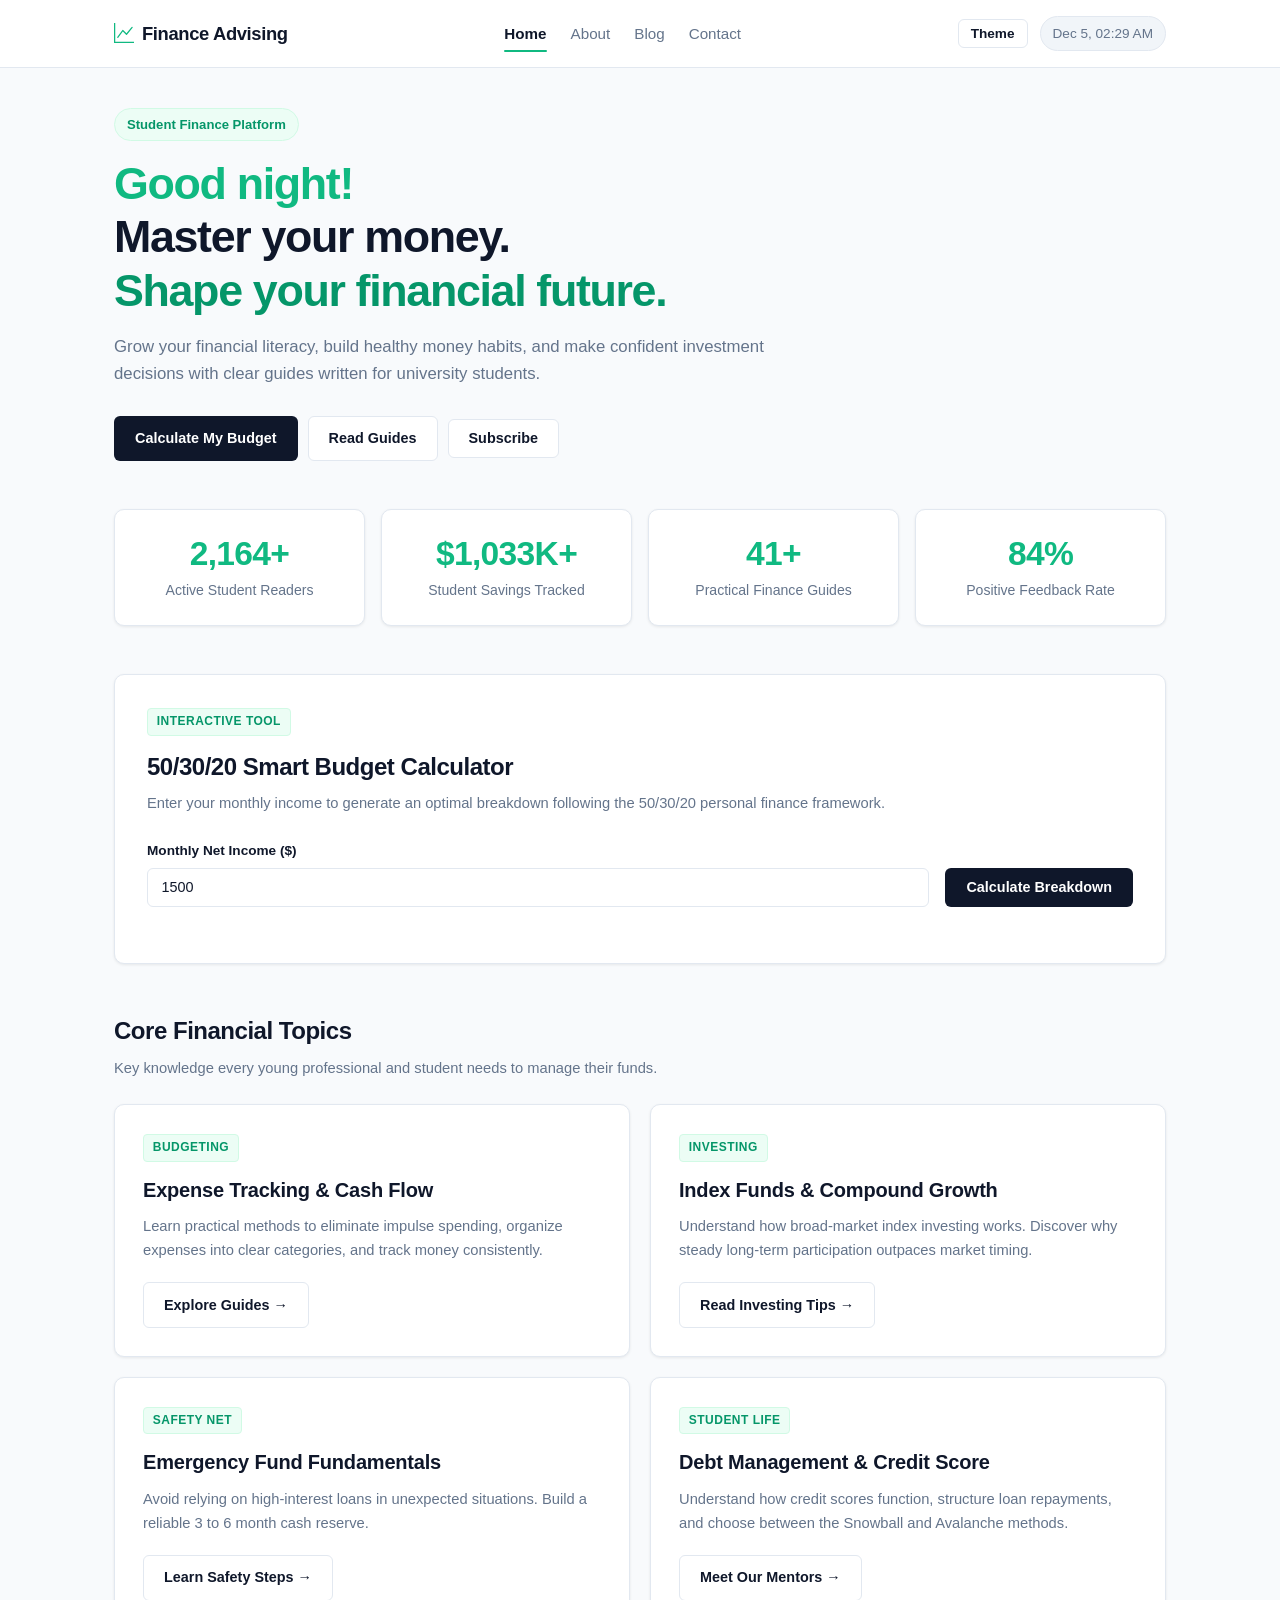
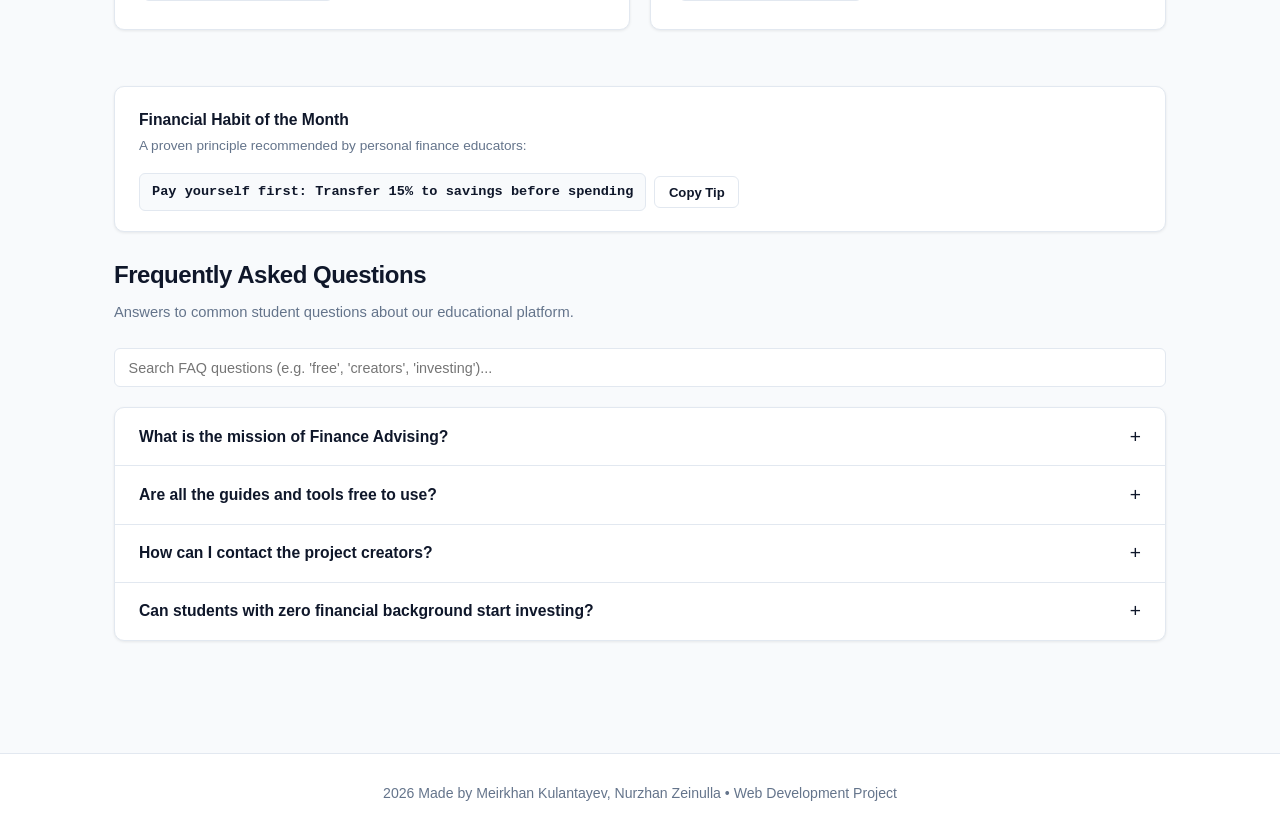
<file: index.html>
<!DOCTYPE html>
<html lang="en">
<head>
    <meta charset="UTF-8">
    <meta name="viewport" content="width=device-width, initial-scale=1">
    <title>Finance Advising - Personal Finance for Students</title>
    <link rel="stylesheet" href="css/style.css">
    <script src="https://code.jquery.com/jquery-3.7.1.min.js"></script>
    <script src="js/script.js"></script>
</head>
<body>
    <div id="scroll-progress-bar"></div>

    <header>
        <nav class="navbar">
            <a class="navbar-brand" href="index.html">
                <svg xmlns="http://www.w3.org/2000/svg" width="20" height="20" viewBox="0 0 16 16">
                    <path fill-rule="evenodd" d="M0 0h1v15h15v1H0zm14.817 3.113a.5.5 0 0 1 .07.704l-4.5 5.5a.5.5 0 0 1-.74.037L7.06 6.767l-3.656 5.027a.5.5 0 0 1-.808-.588l4-5.5a.5.5 0 0 1 .758-.06l2.609 2.61 4.15-5.073a.5.5 0 0 1 .704-.07"/>
                </svg>
                <span>Finance Advising</span>
            </a>
            <ul class="nav-links">
                <li><a href="index.html" class="active">Home</a></li>
                <li><a href="about.html">About</a></li>
                <li><a href="blog.html">Blog</a></li>
                <li><a href="contact.html">Contact</a></li>
            </ul>
            <div class="header-controls">
                <button id="bg-color-btn" class="btn btn-outline" style="padding: 0.35rem 0.75rem; font-size: 0.85rem;" type="button">Theme</button>
                <span id="datetime-display" class="datetime-badge"></span>
            </div>
        </nav>
    </header>

    <main>
        <section class="hero-section">
            <div class="hero-pill">
                <span>Student Finance Platform</span>
            </div>
            <h1 class="hero-title">
                <span id="hero-greeting">Good day!</span><br>
                Master your money.<br>
                <span class="highlight-text">Shape your financial future.</span>
            </h1>
            <p class="hero-subtitle">
                Grow your financial literacy, build healthy money habits, and make confident investment decisions with clear guides written for university students.
            </p>
            <div class="hero-actions">
                <a class="btn btn-success" href="#calculator">Calculate My Budget</a>
                <a class="btn btn-outline" href="blog.html">Read Guides</a>
                <button id="open-popup-btn" class="btn btn-outline" type="button">Subscribe</button>
            </div>
        </section>

        <section class="stats-grid">
            <div class="stat-card">
                <div class="stat-number-wrapper">
                    <span class="counter-number" data-target="2500" data-suffix="+">0</span>
                </div>
                <div class="stat-label">Active Student Readers</div>
            </div>
            <div class="stat-card">
                <div class="stat-number-wrapper">
                    <span class="counter-number" data-target="1200" data-prefix="$" data-suffix="K+">0</span>
                </div>
                <div class="stat-label">Student Savings Tracked</div>
            </div>
            <div class="stat-card">
                <div class="stat-number-wrapper">
                    <span class="counter-number" data-target="48" data-suffix="+">0</span>
                </div>
                <div class="stat-label">Practical Finance Guides</div>
            </div>
            <div class="stat-card">
                <div class="stat-number-wrapper">
                    <span class="counter-number" data-target="98" data-suffix="%">0</span>
                </div>
                <div class="stat-label">Positive Feedback Rate</div>
            </div>
        </section>

        <section id="calculator" class="calculator-card">
            <div class="section-header">
                <span class="feature-badge">Interactive Tool</span>
                <h2 class="section-title">50/30/20 Smart Budget Calculator</h2>
                <p class="section-subtitle">
                    Enter your monthly income to generate an optimal breakdown following the 50/30/20 personal finance framework.
                </p>
            </div>

            <div class="calc-inputs-row">
                <div class="form-group" style="margin-bottom: 0;">
                    <label for="monthly-income-input" class="form-label">Monthly Net Income ($)</label>
                    <input type="number" id="monthly-income-input" class="form-control" placeholder="e.g. 1500" min="50" step="50" value="1500">
                </div>
                <button id="calc-btn" class="btn btn-success" type="button" style="white-space: nowrap;">
                    Calculate Breakdown
                </button>
            </div>

            <div id="calc-results-box" class="calc-results-box">
                <div class="calc-progress-visual">
                    <div class="progress-segment-needs" title="Needs (50%)"></div>
                    <div class="progress-segment-wants" title="Wants (30%)"></div>
                    <div class="progress-segment-savings" title="Savings (20%)"></div>
                </div>

                <div class="calc-breakdown-grid">
                    <div class="calc-pill-card">
                        <h4>Needs (50%)</h4>
                        <div id="calc-needs-val" class="calc-amount">$750</div>
                        <p>Rent, groceries, utilities, transit</p>
                    </div>
                    <div class="calc-pill-card">
                        <h4>Wants (30%)</h4>
                        <div id="calc-wants-val" class="calc-amount">$450</div>
                        <p>Dining out, leisure, personal items</p>
                    </div>
                    <div class="calc-pill-card">
                        <h4>Savings (20%)</h4>
                        <div id="calc-savings-val" class="calc-amount">$300</div>
                        <p>Emergency fund, investments, debt payoff</p>
                    </div>
                </div>

                <div style="display: flex; align-items: center; justify-content: space-between; flex-wrap: wrap; gap: 1rem; background: var(--bg); padding: 0.85rem 1rem; border-radius: var(--radius-sm); border: 1px solid var(--border);">
                    <span id="calc-summary-text" class="copy-text" style="font-size: 0.85rem; border: none; background: transparent; padding: 0;">
                        Budget Breakdown ($1,500): Needs: $750, Wants: $450, Savings: $300
                    </span>
                    <div class="copy-btn-wrapper">
                        <button class="btn btn-outline copy-btn" type="button">
                            <span>Copy Plan</span>
                        </button>
                        <span class="copy-tooltip">Copied to clipboard!</span>
                    </div>
                </div>
            </div>
        </section>

        <section style="margin-bottom: 3.5rem;">
            <div class="section-header">
                <h2 class="section-title">Core Financial Topics</h2>
                <p class="section-subtitle">Key knowledge every young professional and student needs to manage their funds.</p>
            </div>

            <div class="bento-grid">
                <div class="bento-card">
                    <div>
                        <span class="feature-badge">Budgeting</span>
                        <h2>Expense Tracking &amp; Cash Flow</h2>
                        <p>Learn practical methods to eliminate impulse spending, organize expenses into clear categories, and track money consistently.</p>
                    </div>
                    <div>
                        <a class="btn btn-outline" href="blog.html">Explore Guides &rarr;</a>
                    </div>
                </div>

                <div class="bento-card">
                    <div>
                        <span class="feature-badge">Investing</span>
                        <h2>Index Funds &amp; Compound Growth</h2>
                        <p>Understand how broad-market index investing works. Discover why steady long-term participation outpaces market timing.</p>
                    </div>
                    <div>
                        <a class="btn btn-outline" href="blog.html">Read Investing Tips &rarr;</a>
                    </div>
                </div>

                <div class="bento-card">
                    <div>
                        <span class="feature-badge">Safety Net</span>
                        <h2>Emergency Fund Fundamentals</h2>
                        <p>Avoid relying on high-interest loans in unexpected situations. Build a reliable 3 to 6 month cash reserve.</p>
                    </div>
                    <div>
                        <a class="btn btn-outline" href="blog.html">Learn Safety Steps &rarr;</a>
                    </div>
                </div>

                <div class="bento-card">
                    <div>
                        <span class="feature-badge">Student Life</span>
                        <h2>Debt Management &amp; Credit Score</h2>
                        <p>Understand how credit scores function, structure loan repayments, and choose between the Snowball and Avalanche methods.</p>
                    </div>
                    <div>
                        <a class="btn btn-outline" href="about.html">Meet Our Mentors &rarr;</a>
                    </div>
                </div>
            </div>
        </section>

        <section class="copy-snippet-card">
            <div class="copy-snippet-header">
                <h4>Financial Habit of the Month</h4>
                <p>A proven principle recommended by personal finance educators:</p>
            </div>
            <div class="copy-action-group">
                <code class="copy-text">Pay yourself first: Transfer 15% to savings before spending</code>
                <div class="copy-btn-wrapper">
                    <button class="btn btn-outline copy-btn" type="button">Copy Tip</button>
                    <span class="copy-tooltip">Copied to clipboard!</span>
                </div>
            </div>
        </section>

        <section style="margin-bottom: 3rem;">
            <div class="section-header">
                <h2 class="section-title">Frequently Asked Questions</h2>
                <p class="section-subtitle">Answers to common student questions about our educational platform.</p>
            </div>

            <div class="search-box-wrapper" style="margin-bottom: 1.25rem;">
                <input type="text" id="faq-search-input" class="form-control" placeholder="Search FAQ questions (e.g. 'free', 'creators', 'investing')..." autocomplete="off">
            </div>

            <div class="accordion-wrapper">
                <div class="accordion-item">
                    <button class="accordion-header" aria-expanded="false" type="button">What is the mission of Finance Advising?</button>
                    <div class="accordion-content">
                        <p style="padding-bottom: 1.25rem;">We provide students and young adults with objective, clear knowledge about budgeting, investing, and financial independence.</p>
                    </div>
                </div>
                <div class="accordion-item">
                    <button class="accordion-header" aria-expanded="false" type="button">Are all the guides and tools free to use?</button>
                    <div class="accordion-content">
                        <p style="padding-bottom: 1.25rem;">Yes. All our core guides, interactive financial calculators, and tips are open and free with no subscription fees.</p>
                    </div>
                </div>
                <div class="accordion-item">
                    <button class="accordion-header" aria-expanded="false" type="button">How can I contact the project creators?</button>
                    <div class="accordion-content">
                        <p style="padding-bottom: 1.25rem;">You can reach Meirkhan Kulantayev and Nurzhan Zeinulla directly via the contact form on our website or visit the About page.</p>
                    </div>
                </div>
                <div class="accordion-item">
                    <button class="accordion-header" aria-expanded="false" type="button">Can students with zero financial background start investing?</button>
                    <div class="accordion-content">
                        <p style="padding-bottom: 1.25rem;">Yes. We recommend starting with simple index funds and establishing an emergency fund before making higher-risk allocations.</p>
                    </div>
                </div>
            </div>
        </section>
    </main>

    <div id="popup-modal" class="modal-overlay">
        <div class="modal-container">
            <button id="close-popup-btn" class="modal-close" type="button">&times;</button>
            <h3 style="font-size: 1.25rem; margin-bottom: 0.4rem; font-weight: 700;">Stay Updated</h3>
            <p style="color: var(--text-muted); font-size: 0.88rem; margin-bottom: 1.25rem;">
                Subscribe to our weekly student wealth newsletter.
            </p>
            <form id="popup-form">
                <div class="form-group">
                    <label for="popup-email" class="form-label">Email Address</label>
                    <input type="email" id="popup-email" class="form-control" placeholder="student@example.com">
                    <span id="popup-email-error" class="error-message"></span>
                </div>
                <button type="submit" class="btn btn-success" style="width: 100%;">Subscribe Now</button>
            </form>
        </div>
    </div>

    <footer>
        <p>2026 Made by Meirkhan Kulantayev, Nurzhan Zeinulla &bull; Web Development Project</p>
    </footer>

    <div id="toast-container"></div>
</body>
</html>
</file>
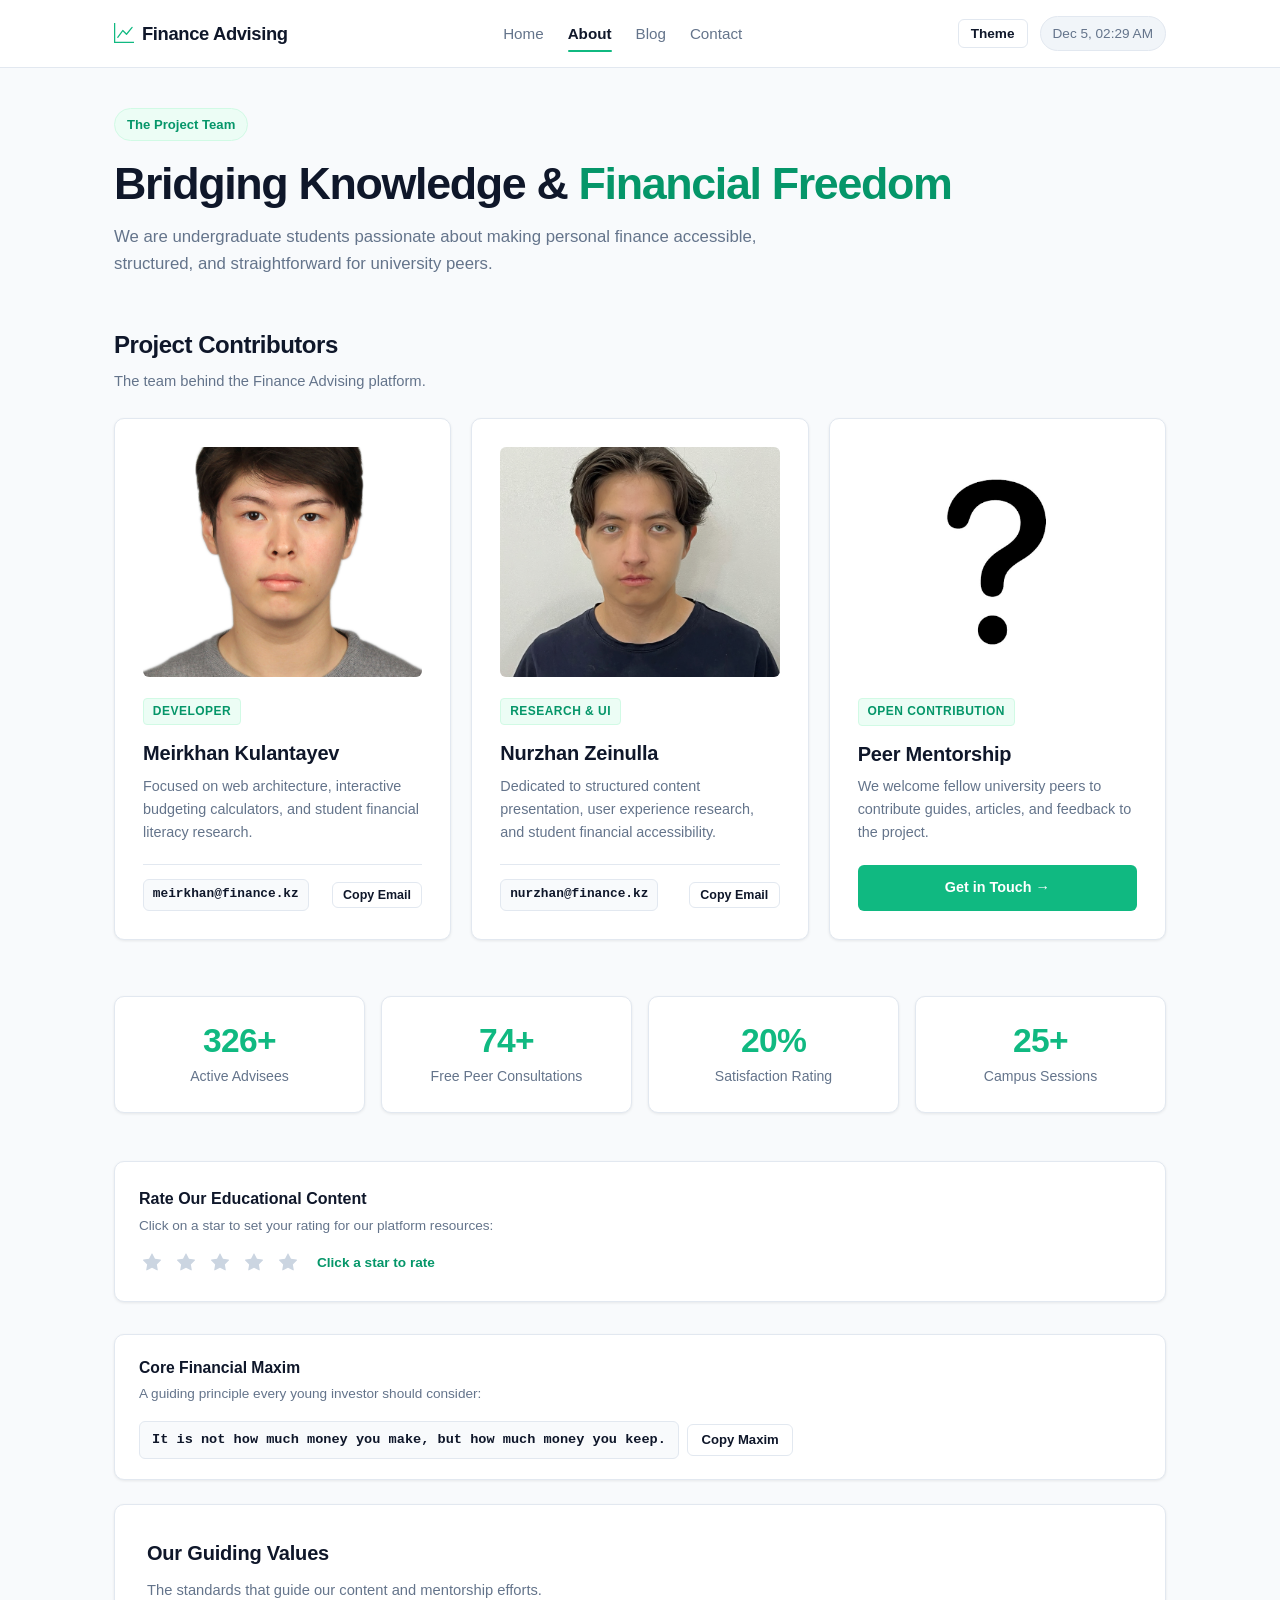
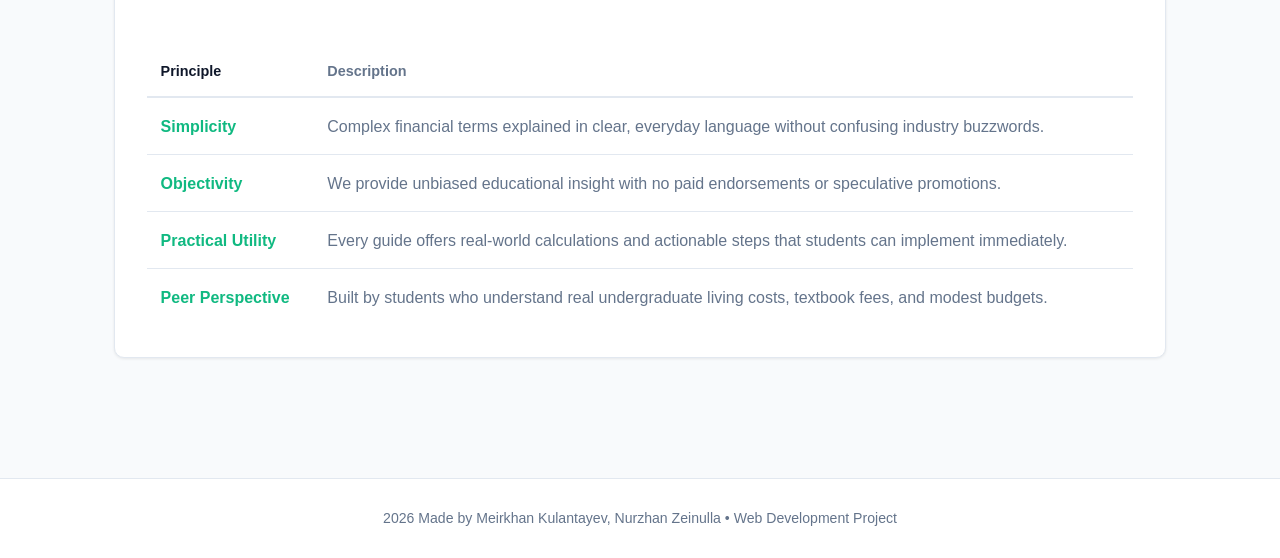
<file: about.html>
<!DOCTYPE html>
<html lang="en">
<head>
    <meta charset="UTF-8">
    <meta name="viewport" content="width=device-width, initial-scale=1">
    <title>About Us | Finance Advising</title>
    <link rel="stylesheet" href="css/style.css">
    <script src="https://code.jquery.com/jquery-3.7.1.min.js"></script>
    <script src="js/script.js"></script>
</head>
<body>
    <div id="scroll-progress-bar"></div>

    <header>
        <nav class="navbar">
            <a class="navbar-brand" href="index.html">
                <svg xmlns="http://www.w3.org/2000/svg" width="20" height="20" viewBox="0 0 16 16">
                    <path fill-rule="evenodd" d="M0 0h1v15h15v1H0zm14.817 3.113a.5.5 0 0 1 .07.704l-4.5 5.5a.5.5 0 0 1-.74.037L7.06 6.767l-3.656 5.027a.5.5 0 0 1-.808-.588l4-5.5a.5.5 0 0 1 .758-.06l2.609 2.61 4.15-5.073a.5.5 0 0 1 .704-.07"/>
                </svg>
                <span>Finance Advising</span>
            </a>
            <ul class="nav-links">
                <li><a href="index.html">Home</a></li>
                <li><a href="about.html" class="active">About</a></li>
                <li><a href="blog.html">Blog</a></li>
                <li><a href="contact.html">Contact</a></li>
            </ul>
            <div class="header-controls">
                <button id="bg-color-btn" class="btn btn-outline" style="padding: 0.35rem 0.75rem; font-size: 0.85rem;" type="button">Theme</button>
                <span id="datetime-display" class="datetime-badge"></span>
            </div>
        </nav>
    </header>

    <main>
        <section class="hero-section">
            <div class="hero-pill">
                <span>The Project Team</span>
            </div>
            <h1 class="hero-title" style="margin-bottom: 0.85rem;">
                Bridging Knowledge &amp; <span class="highlight-text">Financial Freedom</span>
            </h1>
            <p class="hero-subtitle">
                We are undergraduate students passionate about making personal finance accessible, structured, and straightforward for university peers.
            </p>
        </section>

        <section style="margin-bottom: 3.5rem;">
            <div class="section-header">
                <h2 class="section-title">Project Contributors</h2>
                <p class="section-subtitle">The team behind the Finance Advising platform.</p>
            </div>

            <div class="bento-grid" style="grid-template-columns: repeat(auto-fit, minmax(280px, 1fr));">
                <div class="bento-card">
                    <img src="images/Kulantaev_Meirkhan_Kairgaliuly OG.jpg" class="team-photo" alt="Meirkhan Kulantayev" style="width: 100%; height: 230px; object-fit: cover; border-radius: var(--radius-sm); margin-bottom: 1.25rem;">
                    <div>
                        <span class="feature-badge">Developer</span>
                        <h3 style="font-size: 1.25rem; margin-bottom: 0.35rem;">Meirkhan Kulantayev</h3>
                        <p style="color: var(--text-muted); font-size: 0.9rem; margin-bottom: 1.25rem;">
                            Focused on web architecture, interactive budgeting calculators, and student financial literacy research.
                        </p>
                    </div>
                    <div style="display: flex; align-items: center; justify-content: space-between; border-top: 1px solid var(--border); padding-top: 0.85rem; gap: 8px;">
                        <span class="copy-text" style="font-size: 0.8rem; padding: 0.3rem 0.55rem;">meirkhan@finance.kz</span>
                        <div class="copy-btn-wrapper">
                            <button class="btn btn-outline copy-btn" data-copy="meirkhan@finance.kz" type="button" style="padding: 0.3rem 0.65rem; font-size: 0.78rem;">
                                Copy Email
                            </button>
                            <span class="copy-tooltip">Copied to clipboard!</span>
                        </div>
                    </div>
                </div>

                <div class="bento-card">
                    <img src="images/Zeinulla_Nurzhan.jpg" class="team-photo" alt="Nurzhan Zeinulla" style="width: 100%; height: 230px; object-fit: cover; border-radius: var(--radius-sm); margin-bottom: 1.25rem;">
                    <div>
                        <span class="feature-badge">Research &amp; UI</span>
                        <h3 style="font-size: 1.25rem; margin-bottom: 0.35rem;">Nurzhan Zeinulla</h3>
                        <p style="color: var(--text-muted); font-size: 0.9rem; margin-bottom: 1.25rem;">
                            Dedicated to structured content presentation, user experience research, and student financial accessibility.
                        </p>
                    </div>
                    <div style="display: flex; align-items: center; justify-content: space-between; border-top: 1px solid var(--border); padding-top: 0.85rem; gap: 8px;">
                        <span class="copy-text" style="font-size: 0.8rem; padding: 0.3rem 0.55rem;">nurzhan@finance.kz</span>
                        <div class="copy-btn-wrapper">
                            <button class="btn btn-outline copy-btn" data-copy="nurzhan@finance.kz" type="button" style="padding: 0.3rem 0.65rem; font-size: 0.78rem;">
                                Copy Email
                            </button>
                            <span class="copy-tooltip">Copied to clipboard!</span>
                        </div>
                    </div>
                </div>

                <div class="bento-card">
                    <img src="images/what.png" class="team-photo" alt="Open Position" style="width: 100%; height: 230px; object-fit: cover; border-radius: var(--radius-sm); margin-bottom: 1.25rem;">
                    <div>
                        <span class="feature-badge">Open Contribution</span>
                        <h3 style="font-size: 1.25rem; margin-bottom: 0.35rem;">Peer Mentorship</h3>
                        <p style="color: var(--text-muted); font-size: 0.9rem; margin-bottom: 1.25rem;">
                            We welcome fellow university peers to contribute guides, articles, and feedback to the project.
                        </p>
                    </div>
                    <div>
                        <a class="btn btn-primary" href="contact.html" style="width: 100%;">Get in Touch &rarr;</a>
                    </div>
                </div>
            </div>
        </section>

        <section class="stats-grid">
            <div class="stat-card">
                <div class="stat-number-wrapper">
                    <span class="counter-number" data-target="1500" data-suffix="+">0</span>
                </div>
                <div class="stat-label">Active Advisees</div>
            </div>
            <div class="stat-card">
                <div class="stat-number-wrapper">
                    <span class="counter-number" data-target="350" data-suffix="+">0</span>
                </div>
                <div class="stat-label">Free Peer Consultations</div>
            </div>
            <div class="stat-card">
                <div class="stat-number-wrapper">
                    <span class="counter-number" data-target="98" data-suffix="%">0</span>
                </div>
                <div class="stat-label">Satisfaction Rating</div>
            </div>
            <div class="stat-card">
                <div class="stat-number-wrapper">
                    <span class="counter-number" data-target="120" data-suffix="+">0</span>
                </div>
                <div class="stat-label">Campus Sessions</div>
            </div>
        </section>

        <section class="rating-widget">
            <div class="rating-header">
                <h4>Rate Our Educational Content</h4>
                <p>Click on a star to set your rating for our platform resources:</p>
            </div>
            <div class="rating-stars-row">
                <button class="rating-star-btn" type="button" aria-label="1 star">
                    <svg width="18" height="18" viewBox="0 0 16 16" fill="currentColor"><path d="M3.612 15.443c-.386.198-.824-.149-.746-.592l.83-4.73L.173 6.765c-.329-.314-.158-.888.283-.95l4.898-.696L7.538.792c.197-.39.73-.39.927 0l2.184 4.327 4.898.696c.441.062.612.636.282.95l-3.522 3.356.83 4.73c.078.443-.36.79-.746.592L8 13.187l-4.389 2.256z"/></svg>
                </button>
                <button class="rating-star-btn" type="button" aria-label="2 stars">
                    <svg width="18" height="18" viewBox="0 0 16 16" fill="currentColor"><path d="M3.612 15.443c-.386.198-.824-.149-.746-.592l.83-4.73L.173 6.765c-.329-.314-.158-.888.283-.95l4.898-.696L7.538.792c.197-.39.73-.39.927 0l2.184 4.327 4.898.696c.441.062.612.636.282.95l-3.522 3.356.83 4.73c.078.443-.36.79-.746.592L8 13.187l-4.389 2.256z"/></svg>
                </button>
                <button class="rating-star-btn" type="button" aria-label="3 stars">
                    <svg width="18" height="18" viewBox="0 0 16 16" fill="currentColor"><path d="M3.612 15.443c-.386.198-.824-.149-.746-.592l.83-4.73L.173 6.765c-.329-.314-.158-.888.283-.95l4.898-.696L7.538.792c.197-.39.73-.39.927 0l2.184 4.327 4.898.696c.441.062.612.636.282.95l-3.522 3.356.83 4.73c.078.443-.36.79-.746.592L8 13.187l-4.389 2.256z"/></svg>
                </button>
                <button class="rating-star-btn" type="button" aria-label="4 stars">
                    <svg width="18" height="18" viewBox="0 0 16 16" fill="currentColor"><path d="M3.612 15.443c-.386.198-.824-.149-.746-.592l.83-4.73L.173 6.765c-.329-.314-.158-.888.283-.95l4.898-.696L7.538.792c.197-.39.73-.39.927 0l2.184 4.327 4.898.696c.441.062.612.636.282.95l-3.522 3.356.83 4.73c.078.443-.36.79-.746.592L8 13.187l-4.389 2.256z"/></svg>
                </button>
                <button class="rating-star-btn" type="button" aria-label="5 stars">
                    <svg width="18" height="18" viewBox="0 0 16 16" fill="currentColor"><path d="M3.612 15.443c-.386.198-.824-.149-.746-.592l.83-4.73L.173 6.765c-.329-.314-.158-.888.283-.95l4.898-.696L7.538.792c.197-.39.73-.39.927 0l2.184 4.327 4.898.696c.441.062.612.636.282.95l-3.522 3.356.83 4.73c.078.443-.36.79-.746.592L8 13.187l-4.389 2.256z"/></svg>
                </button>
                <span id="rating-feedback" class="rating-feedback-text">Click a star to rate</span>
            </div>
        </section>

        <section class="copy-snippet-card">
            <div class="copy-snippet-header">
                <h4>Core Financial Maxim</h4>
                <p>A guiding principle every young investor should consider:</p>
            </div>
            <div class="copy-action-group">
                <code class="copy-text">It is not how much money you make, but how much money you keep.</code>
                <div class="copy-btn-wrapper">
                    <button class="btn btn-outline copy-btn" type="button">Copy Maxim</button>
                    <span class="copy-tooltip">Copied to clipboard!</span>
                </div>
            </div>
        </section>

        <section class="bento-card" style="padding: 2rem; margin-bottom: 3.5rem;">
            <div class="section-header">
                <h2 class="section-title">Our Guiding Values</h2>
                <p class="section-subtitle">The standards that guide our content and mentorship efforts.</p>
            </div>

            <div style="overflow-x: auto;">
                <table style="width: 100%; border-collapse: collapse; text-align: left;">
                    <thead>
                        <tr style="border-bottom: 2px solid var(--border);">
                            <th style="padding: 0.85rem; color: var(--text-main); font-weight: 700; font-size: 0.9rem;">Principle</th>
                            <th style="padding: 0.85rem; color: var(--text-muted); font-weight: 700; font-size: 0.9rem;">Description</th>
                        </tr>
                    </thead>
                    <tbody>
                        <tr style="border-bottom: 1px solid var(--border);">
                            <td style="padding: 0.95rem 0.85rem; font-weight: 600; color: var(--primary);">Simplicity</td>
                            <td style="padding: 0.95rem 0.85rem; color: var(--text-muted);">Complex financial terms explained in clear, everyday language without confusing industry buzzwords.</td>
                        </tr>
                        <tr style="border-bottom: 1px solid var(--border);">
                            <td style="padding: 0.95rem 0.85rem; font-weight: 600; color: var(--primary);">Objectivity</td>
                            <td style="padding: 0.95rem 0.85rem; color: var(--text-muted);">We provide unbiased educational insight with no paid endorsements or speculative promotions.</td>
                        </tr>
                        <tr style="border-bottom: 1px solid var(--border);">
                            <td style="padding: 0.95rem 0.85rem; font-weight: 600; color: var(--primary);">Practical Utility</td>
                            <td style="padding: 0.95rem 0.85rem; color: var(--text-muted);">Every guide offers real-world calculations and actionable steps that students can implement immediately.</td>
                        </tr>
                        <tr>
                            <td style="padding: 0.95rem 0.85rem; font-weight: 600; color: var(--primary);">Peer Perspective</td>
                            <td style="padding: 0.95rem 0.85rem; color: var(--text-muted);">Built by students who understand real undergraduate living costs, textbook fees, and modest budgets.</td>
                        </tr>
                    </tbody>
                </table>
            </div>
        </section>
    </main>

    <footer>
        <p>2026 Made by Meirkhan Kulantayev, Nurzhan Zeinulla &bull; Web Development Project</p>
    </footer>

    <div id="toast-container"></div>
</body>
</html>
</file>
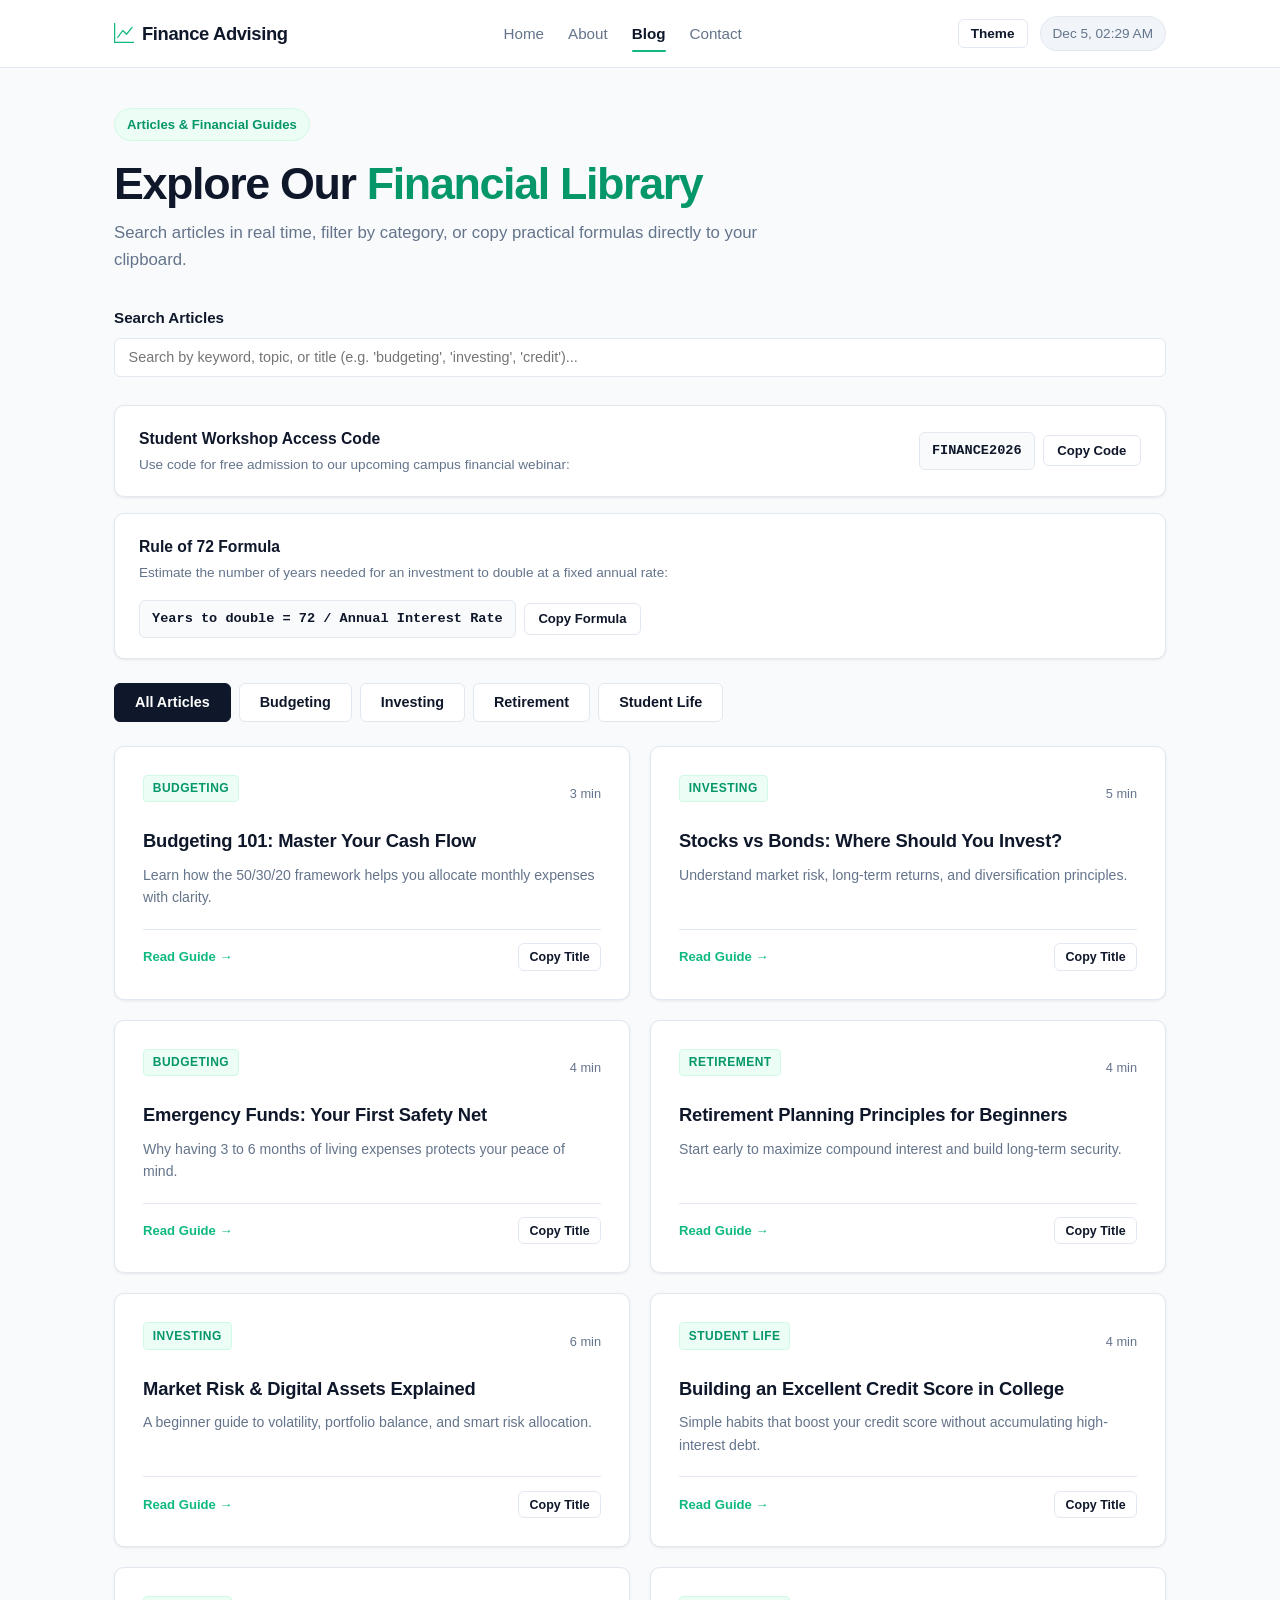
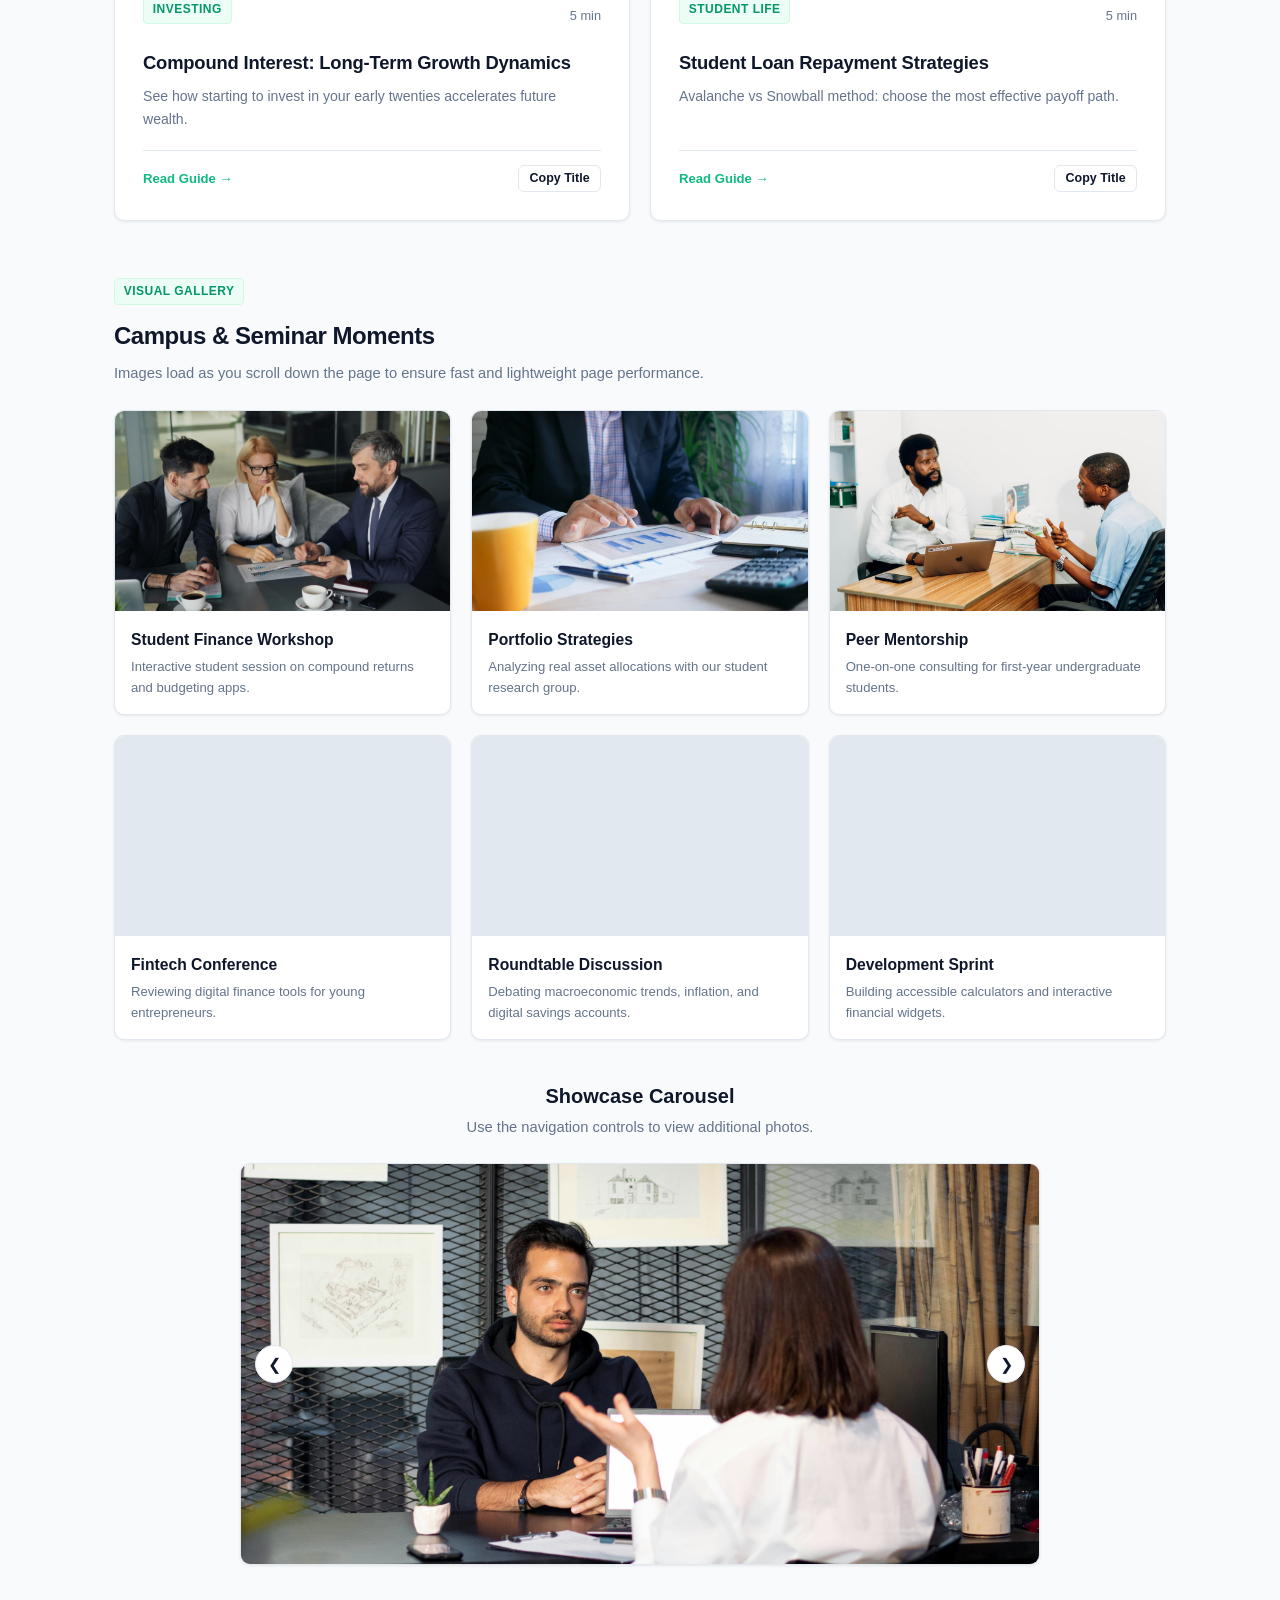
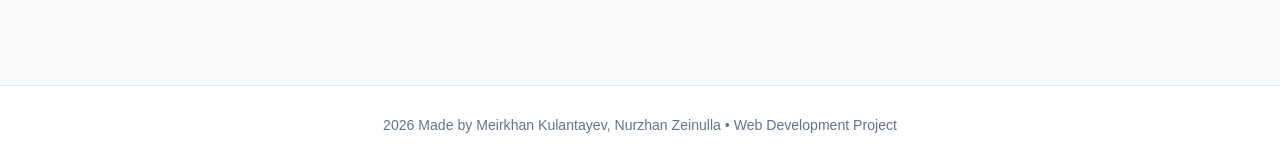
<file: blog.html>
<!DOCTYPE html>
<html lang="en">
<head>
    <meta charset="UTF-8">
    <meta name="viewport" content="width=device-width, initial-scale=1">
    <title>Blog &amp; Insights | Finance Advising</title>
    <link rel="stylesheet" href="css/style.css">
    <script src="https://code.jquery.com/jquery-3.7.1.min.js"></script>
    <script src="js/script.js"></script>
</head>
<body>
    <div id="scroll-progress-bar"></div>

    <header>
        <nav class="navbar">
            <a class="navbar-brand" href="index.html">
                <svg xmlns="http://www.w3.org/2000/svg" width="20" height="20" viewBox="0 0 16 16">
                    <path fill-rule="evenodd" d="M0 0h1v15h15v1H0zm14.817 3.113a.5.5 0 0 1 .07.704l-4.5 5.5a.5.5 0 0 1-.74.037L7.06 6.767l-3.656 5.027a.5.5 0 0 1-.808-.588l4-5.5a.5.5 0 0 1 .758-.06l2.609 2.61 4.15-5.073a.5.5 0 0 1 .704-.07"/>
                </svg>
                <span>Finance Advising</span>
            </a>
            <ul class="nav-links">
                <li><a href="index.html">Home</a></li>
                <li><a href="about.html">About</a></li>
                <li><a href="blog.html" class="active">Blog</a></li>
                <li><a href="contact.html">Contact</a></li>
            </ul>
            <div class="header-controls">
                <button id="bg-color-btn" class="btn btn-outline" style="padding: 0.35rem 0.75rem; font-size: 0.85rem;" type="button">Theme</button>
                <span id="datetime-display" class="datetime-badge"></span>
            </div>
        </nav>
    </header>

    <main>
        <section class="hero-section" style="margin-bottom: 2rem;">
            <div class="hero-pill">
                <span>Articles &amp; Financial Guides</span>
            </div>
            <h1 class="hero-title" style="margin-bottom: 0.6rem;">
                Explore Our <span class="highlight-text">Financial Library</span>
            </h1>
            <p class="hero-subtitle">
                Search articles in real time, filter by category, or copy practical formulas directly to your clipboard.
            </p>
        </section>

        <section class="search-container">
            <label for="blog-search-input" class="form-label" style="font-size: 0.95rem; margin-bottom: 0.5rem;">
                Search Articles
            </label>
            <div class="search-box-wrapper">
                <input 
                    type="text" 
                    id="blog-search-input" 
                    class="form-control" 
                    placeholder="Search by keyword, topic, or title (e.g. 'budgeting', 'investing', 'credit')..." 
                    autocomplete="off"
                >
                <div id="autocomplete-results" class="autocomplete-dropdown"></div>
            </div>
        </section>

        <section class="copy-snippet-card">
            <div class="copy-snippet-header">
                <h4>Student Workshop Access Code</h4>
                <p>Use code for free admission to our upcoming campus financial webinar:</p>
            </div>
            <div class="copy-action-group">
                <code class="copy-text">FINANCE2026</code>
                <div class="copy-btn-wrapper">
                    <button class="btn btn-outline copy-btn" type="button">Copy Code</button>
                    <span class="copy-tooltip">Copied to clipboard!</span>
                </div>
            </div>
        </section>

        <section class="copy-snippet-card" style="margin-top: -0.5rem;">
            <div class="copy-snippet-header">
                <h4>Rule of 72 Formula</h4>
                <p>Estimate the number of years needed for an investment to double at a fixed annual rate:</p>
            </div>
            <div class="copy-action-group">
                <code class="copy-text">Years to double = 72 / Annual Interest Rate</code>
                <div class="copy-btn-wrapper">
                    <button class="btn btn-outline copy-btn" type="button">Copy Formula</button>
                    <span class="copy-tooltip">Copied to clipboard!</span>
                </div>
            </div>
        </section>

        <section style="margin-bottom: 1.5rem;">
            <div class="filter-button-group" id="category-buttons">
                <button class="btn btn-outline filter-btn active" data-category="All" type="button">All Articles</button>
                <button class="btn btn-outline filter-btn" data-category="Budgeting" type="button">Budgeting</button>
                <button class="btn btn-outline filter-btn" data-category="Investing" type="button">Investing</button>
                <button class="btn btn-outline filter-btn" data-category="Retirement" type="button">Retirement</button>
                <button class="btn btn-outline filter-btn" data-category="Student Life" type="button">Student Life</button>
            </div>
        </section>

        <section id="dynamic-articles-container" class="bento-grid" style="margin-bottom: 3.5rem;">
        </section>

        <section style="margin-bottom: 3.5rem;">
            <div class="section-header">
                <span class="feature-badge">Visual Gallery</span>
                <h2 class="section-title">Campus &amp; Seminar Moments</h2>
                <p class="section-subtitle">
                    Images load as you scroll down the page to ensure fast and lightweight page performance.
                </p>
            </div>

            <div class="gallery-grid">
                <div class="gallery-card">
                    <div class="gallery-card-img-wrapper">
                        <img data-src="images/galery1.jpg" class="lazy-img" alt="Student Workshop">
                    </div>
                    <div class="gallery-card-body">
                        <h4 class="gallery-card-title">Student Finance Workshop</h4>
                        <p class="gallery-card-desc">Interactive student session on compound returns and budgeting apps.</p>
                    </div>
                </div>

                <div class="gallery-card">
                    <div class="gallery-card-img-wrapper">
                        <img data-src="images/galery2.jpg" class="lazy-img" alt="Portfolio Strategies">
                    </div>
                    <div class="gallery-card-body">
                        <h4 class="gallery-card-title">Portfolio Strategies</h4>
                        <p class="gallery-card-desc">Analyzing real asset allocations with our student research group.</p>
                    </div>
                </div>

                <div class="gallery-card">
                    <div class="gallery-card-img-wrapper">
                        <img data-src="images/galery3.jpg" class="lazy-img" alt="Peer Mentorship">
                    </div>
                    <div class="gallery-card-body">
                        <h4 class="gallery-card-title">Peer Mentorship</h4>
                        <p class="gallery-card-desc">One-on-one consulting for first-year undergraduate students.</p>
                    </div>
                </div>

                <div class="gallery-card">
                    <div class="gallery-card-img-wrapper">
                        <img data-src="images/galery4.jpg" class="lazy-img" alt="Fintech Conference">
                    </div>
                    <div class="gallery-card-body">
                        <h4 class="gallery-card-title">Fintech Conference</h4>
                        <p class="gallery-card-desc">Reviewing digital finance tools for young entrepreneurs.</p>
                    </div>
                </div>

                <div class="gallery-card">
                    <div class="gallery-card-img-wrapper">
                        <img data-src="images/galery5.jpg" class="lazy-img" alt="Roundtable Discussion">
                    </div>
                    <div class="gallery-card-body">
                        <h4 class="gallery-card-title">Roundtable Discussion</h4>
                        <p class="gallery-card-desc">Debating macroeconomic trends, inflation, and digital savings accounts.</p>
                    </div>
                </div>

                <div class="gallery-card">
                    <div class="gallery-card-img-wrapper">
                        <img data-src="images/galery6.jpg" class="lazy-img" alt="Development Sprint">
                    </div>
                    <div class="gallery-card-body">
                        <h4 class="gallery-card-title">Development Sprint</h4>
                        <p class="gallery-card-desc">Building accessible calculators and interactive financial widgets.</p>
                    </div>
                </div>
            </div>

            <div class="section-header" style="text-align: center; margin-top: 1.5rem;">
                <h3 style="font-size: 1.25rem; margin-bottom: 0.25rem;">Showcase Carousel</h3>
                <p class="section-subtitle">Use the navigation controls to view additional photos.</p>
            </div>

            <div class="custom-carousel">
                <div class="carousel-inner">
                    <div class="carousel-item active">
                        <img data-src="images/galery7.jpg" class="gallery-photo lazy-img" alt="Conference Presentation">
                    </div>
                    <div class="carousel-item">
                        <img data-src="images/galery8.jpg" class="gallery-photo lazy-img" alt="Student Panel">
                    </div>
                    <div class="carousel-item">
                        <img data-src="images/galery9.jpg" class="gallery-photo lazy-img" alt="Campus Event">
                    </div>
                </div>
                <button class="carousel-control carousel-control-prev" type="button" aria-label="Previous Slide">&#10094;</button>
                <button class="carousel-control carousel-control-next" type="button" aria-label="Next Slide">&#10095;</button>
            </div>
        </section>
    </main>

    <footer>
        <p>2026 Made by Meirkhan Kulantayev, Nurzhan Zeinulla &bull; Web Development Project</p>
    </footer>

    <div id="toast-container"></div>
</body>
</html>
</file>
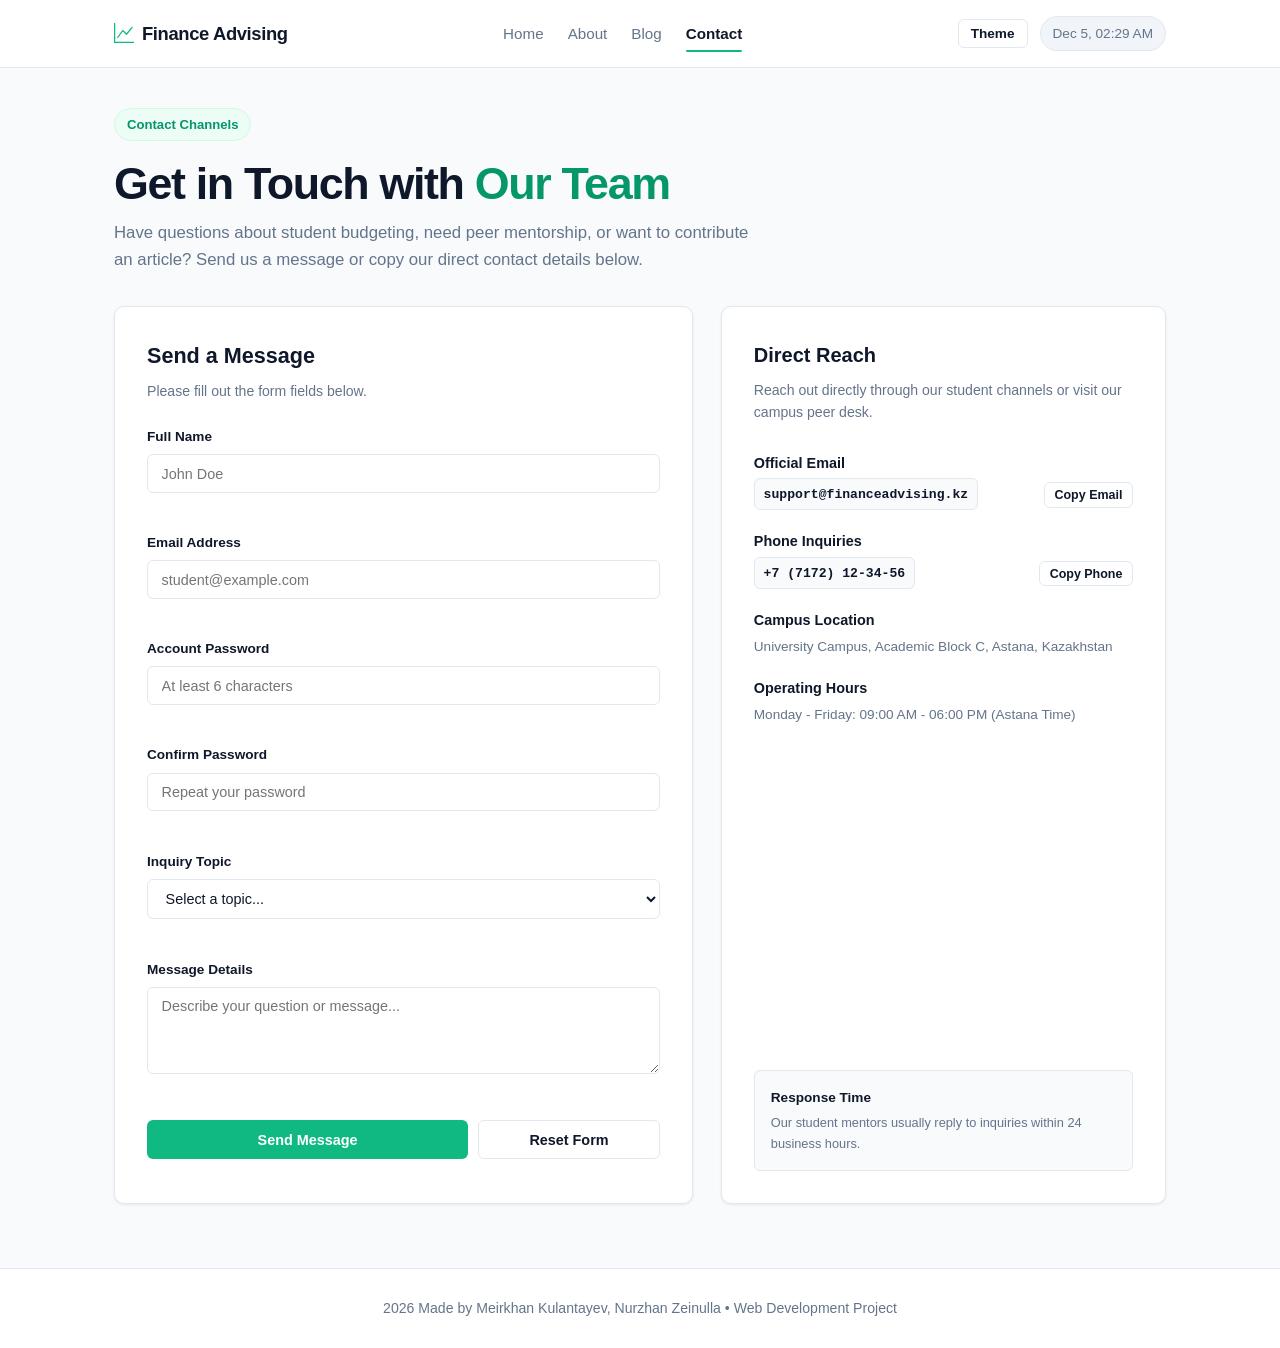
<file: contact.html>
<!DOCTYPE html>
<html lang="en">
<head>
    <meta charset="UTF-8">
    <meta name="viewport" content="width=device-width, initial-scale=1">
    <title>Contact Us | Finance Advising</title>
    <link rel="stylesheet" href="css/style.css">
    <script src="https://code.jquery.com/jquery-3.7.1.min.js"></script>
    <script src="js/script.js"></script>
</head>
<body>
    <div id="scroll-progress-bar"></div>

    <header>
        <nav class="navbar">
            <a class="navbar-brand" href="index.html">
                <svg xmlns="http://www.w3.org/2000/svg" width="20" height="20" viewBox="0 0 16 16">
                    <path fill-rule="evenodd" d="M0 0h1v15h15v1H0zm14.817 3.113a.5.5 0 0 1 .07.704l-4.5 5.5a.5.5 0 0 1-.74.037L7.06 6.767l-3.656 5.027a.5.5 0 0 1-.808-.588l4-5.5a.5.5 0 0 1 .758-.06l2.609 2.61 4.15-5.073a.5.5 0 0 1 .704-.07"/>
                </svg>
                <span>Finance Advising</span>
            </a>
            <ul class="nav-links">
                <li><a href="index.html">Home</a></li>
                <li><a href="about.html">About</a></li>
                <li><a href="blog.html">Blog</a></li>
                <li><a href="contact.html" class="active">Contact</a></li>
            </ul>
            <div class="header-controls">
                <button id="bg-color-btn" class="btn btn-outline" style="padding: 0.35rem 0.75rem; font-size: 0.85rem;" type="button">Theme</button>
                <span id="datetime-display" class="datetime-badge"></span>
            </div>
        </nav>
    </header>

    <main>
        <section class="hero-section" style="margin-bottom: 2rem;">
            <div class="hero-pill">
                <span>Contact Channels</span>
            </div>
            <h1 class="hero-title" style="margin-bottom: 0.6rem;">
                Get in Touch with <span class="highlight-text">Our Team</span>
            </h1>
            <p class="hero-subtitle">
                Have questions about student budgeting, need peer mentorship, or want to contribute an article? Send us a message or copy our direct contact details below.
            </p>
        </section>

        <div class="contact-layout">
            <div class="form-container">
                <h2 style="font-size: 1.35rem; margin-bottom: 0.4rem; font-weight: 700;">Send a Message</h2>
                <p style="color: var(--text-muted); font-size: 0.88rem; margin-bottom: 1.5rem;">
                    Please fill out the form fields below.
                </p>
                
                <form id="contact-form" novalidate>
                    <div class="form-group">
                        <label for="name" class="form-label">Full Name</label>
                        <input class="form-control" type="text" id="name" name="name" placeholder="John Doe" autocomplete="name">
                        <span id="name-error" class="error-message"></span>
                    </div>

                    <div class="form-group">
                        <label for="email" class="form-label">Email Address</label>
                        <input class="form-control" type="email" id="email" name="email" placeholder="student@example.com" autocomplete="email">
                        <span id="email-error" class="error-message"></span>
                    </div>

                    <div class="form-group">
                        <label for="password" class="form-label">Account Password</label>
                        <input class="form-control" type="password" id="password" name="password" placeholder="At least 6 characters" autocomplete="new-password">
                        <span id="password-error" class="error-message"></span>
                    </div>

                    <div class="form-group">
                        <label for="confirm-password" class="form-label">Confirm Password</label>
                        <input class="form-control" type="password" id="confirm-password" name="confirm-password" placeholder="Repeat your password" autocomplete="new-password">
                        <span id="confirm-password-error" class="error-message"></span>
                    </div>

                    <div class="form-group">
                        <label for="topic" class="form-label">Inquiry Topic</label>
                        <select class="form-select" id="topic" name="topic">
                            <option value="">Select a topic...</option>
                            <option value="budgeting">Student Budgeting &amp; Cash Flow</option>
                            <option value="investing">Index Funds &amp; Investing Basics</option>
                            <option value="retirement">Retirement &amp; Compound Interest</option>
                            <option value="feedback">Platform Feedback &amp; Suggestions</option>
                        </select>
                        <span id="topic-error" class="error-message"></span>
                    </div>

                    <div class="form-group">
                        <label for="message" class="form-label">Message Details</label>
                        <textarea class="form-control" id="message" name="message" rows="4" placeholder="Describe your question or message..."></textarea>
                        <span id="message-error" class="error-message"></span>
                    </div>

                    <div style="display: flex; gap: 10px; margin-top: 0.5rem;">
                        <button class="btn btn-primary" type="submit" style="flex: 2;">
                            Send Message
                        </button>
                        <button class="btn btn-outline" type="button" id="reset-form-btn" style="flex: 1;">
                            Reset Form
                        </button>
                    </div>
                    <p id="form-status" style="margin-top: 0.75rem; font-weight: 500; font-size: 0.85rem; text-align: center;"></p>
                </form>
            </div>

            <div class="contact-info-card">
                <div>
                    <h3 style="font-size: 1.25rem; font-weight: 700; margin-bottom: 0.5rem;">Direct Reach</h3>
                    <p style="color: var(--text-muted); font-size: 0.88rem; margin-bottom: 1.75rem;">
                        Reach out directly through our student channels or visit our campus peer desk.
                    </p>

                    <div class="contact-detail-item">
                        <h4 style="font-size: 0.9rem; font-weight: 700; margin-bottom: 0.2rem;">Official Email</h4>
                        <div style="display: flex; align-items: center; justify-content: space-between; gap: 8px; flex-wrap: wrap;">
                            <code class="copy-text" style="font-size: 0.82rem; padding: 0.3rem 0.55rem;">support@financeadvising.kz</code>
                            <div class="copy-btn-wrapper">
                                <button class="btn btn-outline copy-btn" data-copy="support@financeadvising.kz" type="button" style="padding: 0.3rem 0.6rem; font-size: 0.78rem;">
                                    Copy Email
                                </button>
                                <span class="copy-tooltip">Copied to clipboard!</span>
                            </div>
                        </div>
                    </div>

                    <div class="contact-detail-item">
                        <h4 style="font-size: 0.9rem; font-weight: 700; margin-bottom: 0.2rem;">Phone Inquiries</h4>
                        <div style="display: flex; align-items: center; justify-content: space-between; gap: 8px; flex-wrap: wrap;">
                            <code class="copy-text" style="font-size: 0.82rem; padding: 0.3rem 0.55rem;">+7 (7172) 12-34-56</code>
                            <div class="copy-btn-wrapper">
                                <button class="btn btn-outline copy-btn" data-copy="+7 (7172) 12-34-56" type="button" style="padding: 0.3rem 0.6rem; font-size: 0.78rem;">
                                    Copy Phone
                                </button>
                                <span class="copy-tooltip">Copied to clipboard!</span>
                            </div>
                        </div>
                    </div>

                    <div class="contact-detail-item">
                        <h4 style="font-size: 0.9rem; font-weight: 700; margin-bottom: 0.2rem;">Campus Location</h4>
                        <p style="color: var(--text-muted); font-size: 0.85rem; margin: 0;">
                            University Campus, Academic Block C, Astana, Kazakhstan
                        </p>
                    </div>

                    <div class="contact-detail-item">
                        <h4 style="font-size: 0.9rem; font-weight: 700; margin-bottom: 0.2rem;">Operating Hours</h4>
                        <p style="color: var(--text-muted); font-size: 0.85rem; margin: 0;">
                            Monday - Friday: 09:00 AM - 06:00 PM (Astana Time)
                        </p>
                    </div>
                </div>

                <div style="background: var(--bg); border: 1px solid var(--border); border-radius: var(--radius-sm); padding: 1rem; margin-top: 1.5rem;">
                    <h4 style="font-size: 0.85rem; font-weight: 700; margin-bottom: 0.25rem;">Response Time</h4>
                    <p style="color: var(--text-muted); font-size: 0.8rem; margin: 0;">
                        Our student mentors usually reply to inquiries within 24 business hours.
                    </p>
                </div>
            </div>
        </div>
    </main>

    <footer>
        <p>2026 Made by Meirkhan Kulantayev, Nurzhan Zeinulla &bull; Web Development Project</p>
    </footer>

    <div id="toast-container"></div>
</body>
</html>
</file>
<file: css/style.css>
* {
    box-sizing: border-box;
    margin: 0;
    padding: 0;
}

:root {
    --bg: #f8fafc;
    --surface: #ffffff;
    --surface-hover: #f1f5f9;
    --text-main: #0f172a;
    --text-muted: #64748b;
    --primary: #10b981;
    --primary-hover: #059669;
    --primary-light: #ecfdf5;
    --accent: #10b981;
    --accent-hover: #059669;
    --accent-light: #ecfdf5;
    --border: #e2e8f0;
    --border-dark: #cbd5e1;
    --radius: 10px;
    --radius-sm: 6px;
    --shadow-sm: 0 1px 3px rgba(0, 0, 0, 0.08);
    --shadow-md: 0 4px 12px rgba(0, 0, 0, 0.08);
}

body {
    font-family: -apple-system, BlinkMacSystemFont, "Segoe UI", Roboto, Helvetica, Arial, sans-serif;
    background-color: var(--bg);
    color: var(--text-main);
    display: flex;
    flex-direction: column;
    min-height: 100vh;
    line-height: 1.6;
    transition: background-color 0.25s ease, color 0.25s ease;
}

header {
    background: #ffffff;
    border-bottom: 1px solid var(--border);
    position: sticky;
    top: 0;
    z-index: 100;
}

.navbar {
    display: flex;
    justify-content: space-between;
    align-items: center;
    max-width: 1100px;
    margin: 0 auto;
    padding: 1rem 1.5rem;
    gap: 1.25rem;
    flex-wrap: wrap;
}

.navbar-brand {
    color: var(--text-main);
    text-decoration: none;
    font-size: 1.15rem;
    font-weight: 700;
    display: flex;
    align-items: center;
    gap: 8px;
    letter-spacing: -0.02em;
}

.navbar-brand svg {
    fill: var(--primary);
}

.nav-links {
    list-style: none;
    display: flex;
    align-items: center;
    gap: 1.5rem;
}

.nav-links a {
    color: var(--text-muted);
    text-decoration: none;
    font-weight: 500;
    font-size: 0.95rem;
    padding: 0.25rem 0;
    position: relative;
    transition: color 0.2s ease;
}

.nav-links a:hover,
.nav-links a.active {
    color: var(--text-main);
    font-weight: 600;
}

.nav-links a:focus {
    outline: none;
    color: var(--primary);
}

.nav-links a.active::after {
    content: "";
    position: absolute;
    bottom: -6px;
    left: 0;
    width: 100%;
    height: 2px;
    background: var(--primary);
    border-radius: 1px;
}

.header-controls {
    display: flex;
    align-items: center;
    gap: 0.75rem;
}

.datetime-badge {
    color: var(--text-muted);
    font-size: 0.85rem;
    font-weight: 500;
    background: #f1f5f9;
    padding: 0.35rem 0.75rem;
    border-radius: 20px;
    border: 1px solid var(--border);
}

main {
    max-width: 1100px;
    width: 100%;
    margin: 0 auto;
    padding: 2.5rem 1.5rem 4rem;
    flex-grow: 1;
}

.hero-section {
    margin-bottom: 3rem;
}

.hero-pill {
    display: inline-block;
    padding: 0.3rem 0.75rem;
    background: var(--primary-light);
    color: var(--primary-hover);
    border-radius: 20px;
    font-size: 0.82rem;
    font-weight: 600;
    margin-bottom: 1rem;
    border: 1px solid #d1fae5;
}

.hero-title {
    font-size: 2.6rem;
    font-weight: 800;
    letter-spacing: -0.03em;
    line-height: 1.2;
    margin-bottom: 1rem;
    color: var(--text-main);
}

.hero-title .highlight-text {
    color: var(--primary-hover);
}

#hero-greeting {
    display: inline-block;
    color: var(--primary);
    font-weight: 700;
}

.hero-subtitle {
    font-size: 1.05rem;
    color: var(--text-muted);
    max-width: 650px;
    line-height: 1.6;
    margin-bottom: 1.75rem;
}

.hero-actions {
    display: flex;
    gap: 10px;
    flex-wrap: wrap;
    align-items: center;
}

.section-header {
    margin-bottom: 1.5rem;
}

.section-title {
    font-size: 1.5rem;
    font-weight: 700;
    letter-spacing: -0.02em;
    color: var(--text-main);
    margin-bottom: 0.4rem;
}

.section-subtitle {
    font-size: 0.92rem;
    color: var(--text-muted);
}

.bento-grid {
    display: grid;
    grid-template-columns: 1fr;
    gap: 1.25rem;
    margin-bottom: 3rem;
}

.bento-card {
    background: var(--surface);
    border: 1px solid var(--border);
    border-radius: var(--radius);
    padding: 1.75rem;
    display: flex;
    flex-direction: column;
    justify-content: space-between;
    box-shadow: var(--shadow-sm);
    transition: border-color 0.2s ease, transform 0.2s ease;
}

.bento-card:hover {
    border-color: var(--primary);
    transform: translateY(-2px);
}

.bento-card h2, .bento-card h3 {
    font-size: 1.25rem;
    font-weight: 700;
    margin-bottom: 0.6rem;
    letter-spacing: -0.01em;
    color: var(--text-main);
}

.bento-card p {
    color: var(--text-muted);
    margin-bottom: 1.25rem;
    font-size: 0.92rem;
}

.feature-badge {
    display: inline-block;
    padding: 0.2rem 0.55rem;
    border-radius: 4px;
    font-size: 0.75rem;
    font-weight: 600;
    text-transform: uppercase;
    letter-spacing: 0.04em;
    background: var(--primary-light);
    color: var(--primary-hover);
    margin-bottom: 0.75rem;
    border: 1px solid #d1fae5;
    width: fit-content;
}

.btn {
    display: inline-flex;
    align-items: center;
    justify-content: center;
    gap: 6px;
    padding: 0.65rem 1.25rem;
    border-radius: var(--radius-sm);
    text-decoration: none;
    font-weight: 600;
    font-size: 0.9rem;
    cursor: pointer;
    border: 1px solid transparent;
    transition: background-color 0.15s ease, border-color 0.15s ease;
    user-select: none;
}

.btn-success {
    background-color: var(--text-main);
    color: #ffffff;
}

.btn-success:hover {
    background-color: #334155;
}

.btn-primary {
    background-color: var(--primary);
    color: #ffffff;
}

.btn-primary:hover {
    background-color: var(--primary-hover);
}

.btn-outline {
    background-color: #ffffff;
    border-color: var(--border);
    color: var(--text-main);
}

.btn-outline:hover {
    border-color: var(--border-dark);
    background-color: var(--surface-hover);
}

.btn:disabled {
    opacity: 0.65;
    cursor: not-allowed;
}

#scroll-progress-bar {
    position: fixed;
    top: 0;
    left: 0;
    height: 3px;
    background: var(--primary);
    width: 0%;
    z-index: 9999;
    transition: width 0.1s ease-out;
}

.stats-grid {
    display: grid;
    grid-template-columns: repeat(auto-fit, minmax(200px, 1fr));
    gap: 1rem;
    margin-bottom: 3rem;
}

.stat-card {
    background: var(--surface);
    border: 1px solid var(--border);
    border-radius: var(--radius);
    padding: 1.5rem;
    text-align: center;
    box-shadow: var(--shadow-sm);
}

.stat-number-wrapper {
    font-size: 2.1rem;
    font-weight: 800;
    color: var(--primary);
    letter-spacing: -0.02em;
    line-height: 1.2;
    margin-bottom: 0.25rem;
}

.counter-number {
    display: inline-block;
}

.stat-label {
    color: var(--text-muted);
    font-size: 0.88rem;
    font-weight: 500;
}

.calculator-card {
    background: var(--surface);
    border: 1px solid var(--border);
    border-radius: var(--radius);
    padding: 2rem;
    margin-bottom: 3rem;
    box-shadow: var(--shadow-sm);
}

.calc-inputs-row {
    display: grid;
    grid-template-columns: 1fr auto;
    gap: 1rem;
    align-items: end;
    margin-bottom: 1.5rem;
}

.calc-results-box {
    margin-top: 1.5rem;
    padding-top: 1.5rem;
    border-top: 1px solid var(--border);
    display: none;
}

.calc-breakdown-grid {
    display: grid;
    grid-template-columns: repeat(auto-fit, minmax(200px, 1fr));
    gap: 1rem;
    margin-top: 1rem;
    margin-bottom: 1.25rem;
}

.calc-pill-card {
    background: var(--bg);
    border: 1px solid var(--border);
    border-radius: var(--radius-sm);
    padding: 1rem;
    text-align: center;
}

.calc-pill-card h4 {
    font-size: 0.8rem;
    text-transform: uppercase;
    color: var(--text-muted);
    letter-spacing: 0.04em;
    margin-bottom: 0.25rem;
}

.calc-pill-card .calc-amount {
    font-size: 1.45rem;
    font-weight: 700;
    color: var(--text-main);
    margin-bottom: 0.2rem;
}

.calc-pill-card p {
    font-size: 0.78rem;
    color: var(--text-muted);
    margin: 0;
}

.calc-progress-visual {
    height: 10px;
    background: #e2e8f0;
    border-radius: 5px;
    overflow: hidden;
    display: flex;
    margin-bottom: 1rem;
}

.progress-segment-needs {
    background: #065f46;
    width: 50%;
    height: 100%;
}

.progress-segment-wants {
    background: #10b981;
    width: 30%;
    height: 100%;
}

.progress-segment-savings {
    background: #34d399;
    width: 20%;
    height: 100%;
}

.rating-widget {
    background: var(--surface);
    border: 1px solid var(--border);
    border-radius: var(--radius);
    padding: 1.5rem;
    margin-bottom: 2rem;
    box-shadow: var(--shadow-sm);
}

.rating-header h4 {
    font-size: 1rem;
    font-weight: 700;
    margin-bottom: 0.25rem;
    color: var(--text-main);
}

.rating-header p {
    font-size: 0.85rem;
    color: var(--text-muted);
    margin: 0;
}

.rating-stars-row {
    display: flex;
    align-items: center;
    gap: 8px;
    margin-top: 0.75rem;
}

.rating-star-btn {
    background: transparent;
    border: none;
    cursor: pointer;
    font-size: 1.5rem;
    line-height: 1;
    color: #cbd5e1;
    padding: 2px 4px;
    transition: color 0.15s ease, transform 0.15s ease;
}

.rating-star-btn:hover,
.rating-star-btn.active {
    color: var(--primary);
}

.rating-star-btn:hover {
    transform: scale(1.15);
}

.rating-feedback-text {
    font-size: 0.85rem;
    font-weight: 600;
    color: var(--primary-hover);
    margin-left: 8px;
}

.search-container {
    position: relative;
    margin-bottom: 1.75rem;
}

.search-box-wrapper {
    position: relative;
    width: 100%;
}

.autocomplete-dropdown {
    position: absolute;
    top: calc(100% + 4px);
    left: 0;
    right: 0;
    background: var(--surface);
    border: 1px solid var(--border);
    border-radius: var(--radius-sm);
    box-shadow: var(--shadow-md);
    z-index: 50;
    display: none;
    max-height: 220px;
    overflow-y: auto;
}

.autocomplete-item {
    padding: 0.7rem 1rem;
    cursor: pointer;
    color: var(--text-main);
    font-size: 0.88rem;
    display: flex;
    align-items: center;
    justify-content: space-between;
    border-bottom: 1px solid var(--border);
}

.autocomplete-item:last-child {
    border-bottom: none;
}

.autocomplete-item:hover {
    background: var(--surface-hover);
    color: var(--primary);
}

.autocomplete-badge {
    font-size: 0.72rem;
    color: var(--text-muted);
    background: var(--bg);
    padding: 0.15rem 0.45rem;
    border-radius: 4px;
}

.filter-button-group {
    display: flex;
    gap: 8px;
    flex-wrap: wrap;
    margin-bottom: 1.5rem;
}

.filter-btn.active {
    background-color: var(--text-main);
    color: #ffffff;
    border-color: var(--text-main);
}

mark.highlight {
    background-color: #fef08a;
    color: #0f172a;
    padding: 0.05rem 0.25rem;
    border-radius: 2px;
}

body.dark-mode mark.highlight {
    background-color: #854d0e;
    color: #fef9c3;
}

.copy-snippet-card {
    background: var(--surface);
    border: 1px solid var(--border);
    border-radius: var(--radius);
    padding: 1.25rem 1.5rem;
    margin-bottom: 1.5rem;
    display: flex;
    align-items: center;
    justify-content: space-between;
    flex-wrap: wrap;
    gap: 1rem;
    box-shadow: var(--shadow-sm);
}

.copy-snippet-header h4 {
    font-size: 0.98rem;
    font-weight: 700;
    margin-bottom: 0.2rem;
    color: var(--text-main);
}

.copy-snippet-header p {
    color: var(--text-muted);
    font-size: 0.85rem;
    margin: 0;
}

.copy-action-group {
    display: flex;
    align-items: center;
    gap: 8px;
    position: relative;
}

.copy-text {
    background: var(--bg);
    padding: 0.45rem 0.75rem;
    border-radius: var(--radius-sm);
    font-weight: 600;
    border: 1px solid var(--border);
    font-family: ui-monospace, Menlo, Monaco, Consolas, monospace;
    font-size: 0.85rem;
    color: var(--text-main);
}

.copy-btn-wrapper {
    position: relative;
    display: inline-block;
}

.copy-btn {
    padding: 0.45rem 0.85rem;
    font-size: 0.82rem;
}

.copy-tooltip {
    position: absolute;
    bottom: calc(100% + 6px);
    left: 50%;
    transform: translateX(-50%) translateY(3px);
    background: #1e293b;
    color: #ffffff;
    padding: 0.3rem 0.6rem;
    border-radius: 4px;
    font-size: 0.75rem;
    font-weight: 500;
    white-space: nowrap;
    opacity: 0;
    pointer-events: none;
    transition: opacity 0.15s ease, transform 0.15s ease;
    z-index: 100;
    box-shadow: var(--shadow-sm);
}

.copy-tooltip::after {
    content: "";
    position: absolute;
    top: 100%;
    left: 50%;
    transform: translateX(-50%);
    border-width: 4px;
    border-style: solid;
    border-color: #1e293b transparent transparent transparent;
}

.copy-tooltip.show {
    opacity: 1;
    transform: translateX(-50%) translateY(0);
}

.spinner-border {
    display: inline-block;
    width: 0.9rem;
    height: 0.9rem;
    vertical-align: -0.125em;
    border: 2px solid currentColor;
    border-right-color: transparent;
    border-radius: 50%;
    animation: spin 0.75s linear infinite;
    margin-right: 0.4rem;
}

@keyframes spin {
    to { transform: rotate(360deg); }
}

#toast-container {
    position: fixed;
    bottom: 20px;
    right: 20px;
    z-index: 10000;
    display: flex;
    flex-direction: column;
    gap: 8px;
    max-width: 360px;
}

.toast {
    background: var(--surface);
    color: var(--text-main);
    border: 1px solid var(--border);
    border-left: 4px solid var(--primary);
    padding: 0.8rem 1.1rem;
    border-radius: var(--radius-sm);
    box-shadow: var(--shadow-md);
    display: none;
    font-size: 0.88rem;
    font-weight: 500;
}

.toast.toast-error {
    border-left-color: #dc2626;
}

.lazy-img {
    opacity: 0;
    transition: opacity 0.4s ease-in-out;
}

.lazy-img.loaded {
    opacity: 1;
}

.gallery-grid {
    display: grid;
    grid-template-columns: repeat(auto-fill, minmax(260px, 1fr));
    gap: 1.25rem;
    margin-bottom: 2.5rem;
}

.gallery-card {
    background: var(--surface);
    border: 1px solid var(--border);
    border-radius: var(--radius);
    overflow: hidden;
    box-shadow: var(--shadow-sm);
}

.gallery-card-img-wrapper {
    height: 200px;
    width: 100%;
    background: #e2e8f0;
    overflow: hidden;
}

.gallery-card-img-wrapper img {
    width: 100%;
    height: 100%;
    object-fit: cover;
    display: block;
}

.gallery-card-body {
    padding: 1rem;
}

.gallery-card-title {
    font-size: 0.98rem;
    font-weight: 700;
    margin-bottom: 0.25rem;
    color: var(--text-main);
}

.gallery-card-desc {
    font-size: 0.82rem;
    color: var(--text-muted);
}

.form-container {
    background: var(--surface);
    border: 1px solid var(--border);
    border-radius: var(--radius);
    padding: 2rem;
    box-shadow: var(--shadow-sm);
}

.form-group {
    margin-bottom: 1.15rem;
}

.form-label {
    display: block;
    margin-bottom: 0.4rem;
    font-weight: 600;
    font-size: 0.85rem;
    color: var(--text-main);
}

.form-control, .form-select, textarea {
    width: 100%;
    padding: 0.65rem 0.85rem;
    background: #ffffff;
    border: 1px solid var(--border);
    border-radius: var(--radius-sm);
    font-size: 0.9rem;
    color: var(--text-main);
    font-family: inherit;
    transition: border-color 0.15s ease;
}

.form-control:focus, .form-select:focus, textarea:focus {
    outline: none;
    border-color: var(--primary);
}

.error-message {
    color: #dc2626;
    font-size: 0.78rem;
    margin-top: 0.3rem;
    display: block;
    min-height: 1rem;
}

.contact-layout {
    display: grid;
    grid-template-columns: 1fr;
    gap: 1.75rem;
}

@media (min-width: 860px) {
    .contact-layout {
        grid-template-columns: 1.3fr 1fr;
    }
}

.contact-info-card {
    background: var(--surface);
    border: 1px solid var(--border);
    border-radius: var(--radius);
    padding: 2rem;
    box-shadow: var(--shadow-sm);
    display: flex;
    flex-direction: column;
    justify-content: space-between;
}

.contact-detail-item {
    margin-bottom: 1.25rem;
}

.accordion-wrapper {
    background: var(--surface);
    border: 1px solid var(--border);
    border-radius: var(--radius);
    overflow: hidden;
    margin-bottom: 3rem;
    box-shadow: var(--shadow-sm);
}

.accordion-item {
    border-bottom: 1px solid var(--border);
}

.accordion-item:last-child {
    border-bottom: none;
}

.accordion-header {
    width: 100%;
    background: transparent;
    border: none;
    padding: 1.1rem 1.5rem;
    text-align: left;
    font-size: 0.98rem;
    font-weight: 600;
    cursor: pointer;
    display: flex;
    justify-content: space-between;
    align-items: center;
    color: var(--text-main);
}

.accordion-header:hover {
    background-color: var(--surface-hover);
}

.accordion-header::after {
    content: "+";
    font-size: 1.2rem;
    font-weight: 400;
    transition: transform 0.2s ease;
}

.accordion-header[aria-expanded="true"]::after {
    transform: rotate(45deg);
}

.accordion-content {
    max-height: 0;
    overflow: hidden;
    transition: max-height 0.25s ease, padding 0.25s ease;
    padding: 0 1.5rem;
    color: var(--text-muted);
    font-size: 0.9rem;
}

.modal-overlay {
    display: none;
    position: fixed;
    inset: 0;
    background: rgba(15, 23, 42, 0.45);
    justify-content: center;
    align-items: center;
    z-index: 1000;
}

.modal-container {
    background: var(--surface);
    border: 1px solid var(--border);
    padding: 2rem;
    border-radius: var(--radius);
    width: 90%;
    max-width: 420px;
    position: relative;
    box-shadow: var(--shadow-md);
}

.modal-close {
    position: absolute;
    top: 14px;
    right: 16px;
    background: none;
    border: none;
    font-size: 1.4rem;
    cursor: pointer;
    color: var(--text-muted);
}

.modal-close:hover {
    color: var(--text-main);
}

.custom-carousel {
    position: relative;
    max-width: 800px;
    margin: 0 auto 3rem;
    overflow: hidden;
    border-radius: var(--radius);
    border: 1px solid var(--border);
    box-shadow: var(--shadow-sm);
}

.carousel-inner {
    display: flex;
    position: relative;
}

.carousel-item {
    min-width: 100%;
    display: none;
}

.carousel-item.active {
    display: block;
}

.gallery-photo {
    width: 100%;
    height: 400px;
    object-fit: cover;
    display: block;
}

.carousel-control {
    position: absolute;
    top: 50%;
    transform: translateY(-50%);
    background: #ffffff;
    color: var(--text-main);
    border: 1px solid var(--border);
    width: 38px;
    height: 38px;
    cursor: pointer;
    font-size: 1rem;
    border-radius: 50%;
    display: flex;
    align-items: center;
    justify-content: center;
    z-index: 10;
    transition: background-color 0.15s ease;
}

.carousel-control:hover {
    background: var(--text-main);
    color: #ffffff;
}

.carousel-control-prev { left: 14px; }
.carousel-control-next { right: 14px; }

footer {
    background: var(--surface);
    border-top: 1px solid var(--border);
    color: var(--text-muted);
    text-align: center;
    padding: 1.75rem;
    font-size: 0.88rem;
    margin-top: auto;
}

@media (min-width: 768px) {
    .bento-grid {
        grid-template-columns: repeat(2, 1fr);
    }
    .hero-title {
        font-size: 2.8rem;
    }
}

@media (max-width: 640px) {
    .navbar {
        padding: 0.85rem 1rem;
    }
    .nav-links {
        gap: 1rem;
    }
    .hero-title {
        font-size: 2rem;
    }
    .calc-inputs-row {
        grid-template-columns: 1fr;
    }
}

body.dark-mode {
    --bg: #0f172a;
    --surface: #1e293b;
    --surface-hover: #334155;
    --text-main: #f8fafc;
    --text-muted: #94a3b8;
    --border: #334155;
    --border-dark: #475569;
    --primary: #10b981;
    --primary-hover: #34d399;
    --primary-light: #064e3b;
    --shadow-sm: 0 1px 3px rgba(0, 0, 0, 0.3);
    --shadow-md: 0 4px 12px rgba(0, 0, 0, 0.4);
}

body.dark-mode header {
    background: #1e293b;
}

body.dark-mode .datetime-badge {
    background: #0f172a;
    border-color: #334155;
    color: var(--text-main);
}

body.dark-mode .btn-success {
    background-color: #f8fafc;
    color: #0f172a;
}

body.dark-mode .btn-success:hover {
    background-color: #e2e8f0;
}

body.dark-mode .btn-outline {
    background-color: #1e293b;
    border-color: var(--border);
    color: var(--text-main);
}

body.dark-mode .btn-outline:hover {
    border-color: var(--border-dark);
    background-color: var(--surface-hover);
}

body.dark-mode .form-control,
body.dark-mode .form-select,
body.dark-mode textarea {
    background: #0f172a;
    color: #f8fafc;
    border-color: #334155;
}

body.dark-mode .carousel-control {
    background: #1e293b;
    color: var(--text-main);
    border-color: var(--border);
}

body.dark-mode .carousel-control:hover {
    background: var(--primary);
    color: #ffffff;
    border-color: var(--primary);
}

body.dark-mode .filter-btn.active {
    background-color: var(--primary);
    color: #ffffff;
    border-color: var(--primary);
}

body.dark-mode .copy-text {
    background: #0f172a;
    border-color: #334155;
}

body.dark-mode .copy-tooltip {
    background: #f8fafc;
    color: #0f172a;
}

body.dark-mode .copy-tooltip::after {
    border-color: #f8fafc transparent transparent transparent;
}

body.dark-mode .accordion-header:hover {
    background-color: rgba(255, 255, 255, 0.04);
}

body.dark-mode .gallery-card-img-wrapper {
    background: #334155;
}
</file>
